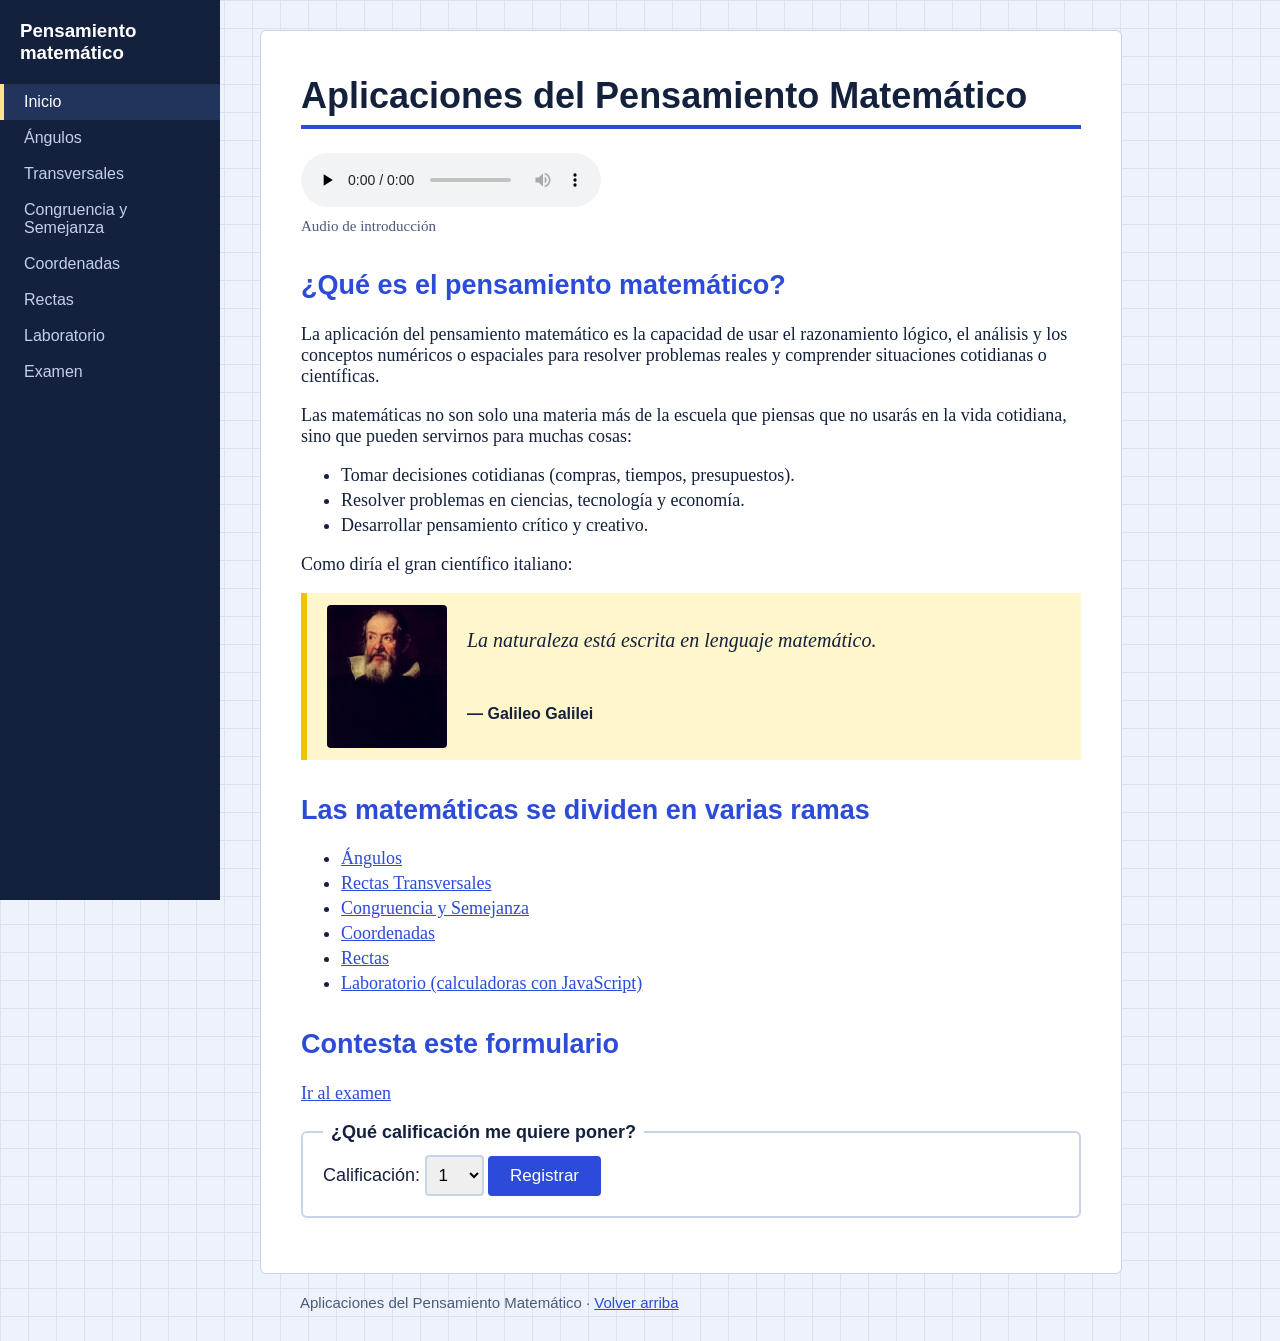
<file: index.html>
<!DOCTYPE html>
<html lang="es">
<head>
    <meta charset="UTF-8">
    <meta name="viewport" content="width=device-width, initial-scale=1.0">
    <meta name="description" content="Aplicaciones del pensamiento matemático: ángulos, rectas, coordenadas, congruencia y más.">
    <title>Inicio | Pensamiento matemático</title>
    <link rel="icon" href="Imagenes/images.ico" type="image/x-icon">
    <link rel="stylesheet" href="estilos.css">
</head>
<body>
    <a class="saltar" href="#contenido">Saltar al contenido</a>

    <header>
        <nav aria-label="Menú principal">
            <p class="marca">Pensamiento matemático</p>
            <ul>
                <li><a href="index.html" aria-current="page">Inicio</a></li>
                <li><a href="angulos.html">Ángulos</a></li>
                <li><a href="transversal.html">Transversales</a></li>
                <li><a href="consem.html">Congruencia y Semejanza</a></li>
                <li><a href="coordenadas.html">Coordenadas</a></li>
                <li><a href="recta.html">Rectas</a></li>
                <li><a href="laboratorio.html">Laboratorio</a></li>
                <li><a href="formulario.html">Examen</a></li>
            </ul>
        </nav>
    </header>

    <main id="contenido" class="contenido">
        <h1>Aplicaciones del Pensamiento Matemático</h1>

        <figure>
            <audio controls loop preload="none" aria-label="Audio de introducción">
                <source src="audio.mp3" type="audio/mpeg">
                <p>Tu navegador no puede reproducir audio.</p>
            </audio>
            <figcaption>Audio de introducción</figcaption>
        </figure>

        <section aria-labelledby="que-es">
            <h2 id="que-es">¿Qué es el pensamiento matemático?</h2>
            <p>La aplicación del pensamiento matemático es la capacidad de usar el razonamiento lógico, el análisis y los conceptos numéricos o espaciales para resolver problemas reales y comprender situaciones cotidianas o científicas.</p>
            <p>Las matemáticas no son solo una materia más de la escuela que piensas que no usarás en la vida cotidiana, sino que pueden servirnos para muchas cosas:</p>
            <ul>
                <li>Tomar decisiones cotidianas (compras, tiempos, presupuestos).</li>
                <li>Resolver problemas en ciencias, tecnología y economía.</li>
                <li>Desarrollar pensamiento crítico y creativo.</li>
            </ul>
        </section>

        <aside aria-label="Cita de Galileo Galilei">
            <p>Como diría el gran científico italiano:</p>
            <figure class="cita">
                <img src="Galileo.webp" alt="Retrato de Galileo Galilei" width="120" height="120" loading="lazy">
                <blockquote>
                    <p>La naturaleza está escrita en lenguaje matemático.</p>
                </blockquote>
                <figcaption>— Galileo Galilei</figcaption>
            </figure>
        </aside>

        <section aria-labelledby="ramas">
            <h2 id="ramas">Las matemáticas se dividen en varias ramas</h2>
            <ul>
                <li><a href="angulos.html">Ángulos</a></li>
                <li><a href="transversal.html">Rectas Transversales</a></li>
                <li><a href="consem.html">Congruencia y Semejanza</a></li>
                <li><a href="coordenadas.html">Coordenadas</a></li>
                <li><a href="recta.html">Rectas</a></li>
                <li><a href="laboratorio.html">Laboratorio (calculadoras con JavaScript)</a></li>
            </ul>
        </section>

        <section aria-labelledby="formulario">
            <h2 id="formulario">Contesta este formulario</h2>
            <p><a href="formulario.html">Ir al examen</a></p>

            <form action="gracias.html" method="get">
                <fieldset>
                    <legend>¿Qué calificación me quiere poner?</legend>
                    <label for="Calificacion">Calificación:</label>
                    <select id="Calificacion" name="Calificacion" required>
                        <option value="1">1</option>
                        <option value="2">2</option>
                        <option value="3">3</option>
                        <option value="4">4</option>
                        <option value="5">5</option>
                        <option value="6">6</option>
                        <option value="7">7</option>
                        <option value="8">8</option>
                        <option value="9">9</option>
                        <option value="10">10</option>
                    </select>
                    <input type="submit" value="Registrar">
                </fieldset>
            </form>
        </section>

    </main>

    <footer>
        <p>Aplicaciones del Pensamiento Matemático · <a href="#contenido">Volver arriba</a></p>
    </footer>
</body>
</html>
</file>
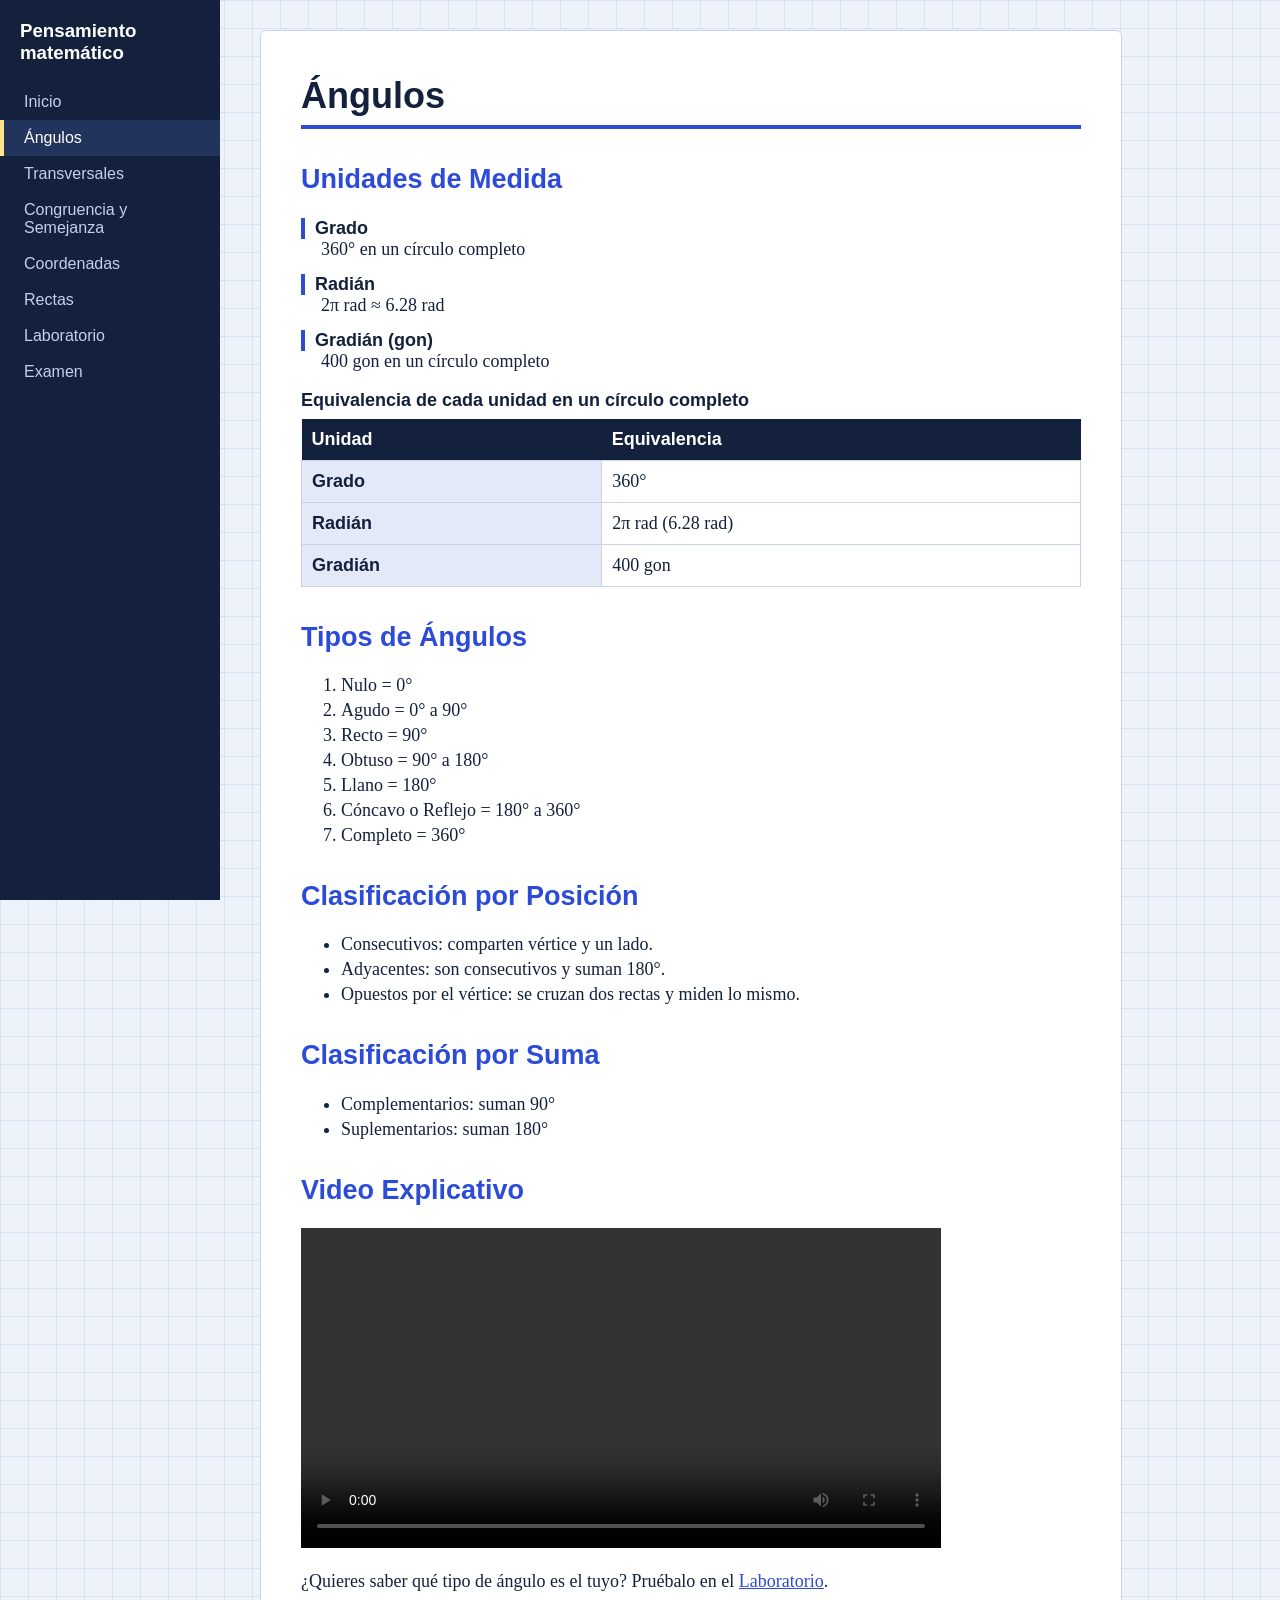
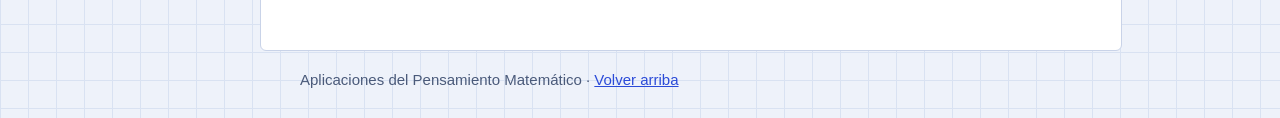
<file: angulos.html>
<!DOCTYPE html>
<html lang="es">
<head>
    <meta charset="UTF-8">
    <meta name="viewport" content="width=device-width, initial-scale=1.0">
    <meta name="description" content="Unidades de medida, tipos y clasificación de los ángulos.">
    <title>Ángulos | Pensamiento matemático</title>
    <link rel="icon" href="Imagenes/images.ico" type="image/x-icon">
    <link rel="stylesheet" href="estilos.css">
</head>
<body>
    <a class="saltar" href="#contenido">Saltar al contenido</a>

    <header>
        <nav aria-label="Menú principal">
            <p class="marca">Pensamiento matemático</p>
            <ul>
                <li><a href="index.html">Inicio</a></li>
                <li><a href="angulos.html" aria-current="page">Ángulos</a></li>
                <li><a href="transversal.html">Transversales</a></li>
                <li><a href="consem.html">Congruencia y Semejanza</a></li>
                <li><a href="coordenadas.html">Coordenadas</a></li>
                <li><a href="recta.html">Rectas</a></li>
                <li><a href="laboratorio.html">Laboratorio</a></li>
                <li><a href="formulario.html">Examen</a></li>
            </ul>
        </nav>
    </header>

    <main id="contenido" class="contenido">
        <h1>Ángulos</h1>

        <section aria-labelledby="unidades">
            <h2 id="unidades">Unidades de Medida</h2>
            <dl>
                <dt>Grado</dt>
                <dd>360° en un círculo completo</dd>
                <dt>Radián</dt>
                <dd>2π rad ≈ 6.28 rad</dd>
                <dt>Gradián (gon)</dt>
                <dd>400 gon en un círculo completo</dd>
            </dl>

            <table>
                <caption>Equivalencia de cada unidad en un círculo completo</caption>
                <thead>
                    <tr><th scope="col">Unidad</th><th scope="col">Equivalencia</th></tr>
                </thead>
                <tbody>
                    <tr><th scope="row">Grado</th><td>360°</td></tr>
                    <tr><th scope="row">Radián</th><td>2π rad (6.28 rad)</td></tr>
                    <tr><th scope="row">Gradián</th><td>400 gon</td></tr>
                </tbody>
            </table>
        </section>

        <section aria-labelledby="tipos">
            <h2 id="tipos">Tipos de Ángulos</h2>
            <ol>
                <li>Nulo = 0°</li>
                <li>Agudo = 0° a 90°</li>
                <li>Recto = 90°</li>
                <li>Obtuso = 90° a 180°</li>
                <li>Llano = 180°</li>
                <li>Cóncavo o Reflejo = 180° a 360°</li>
                <li>Completo = 360°</li>
            </ol>
        </section>

        <section aria-labelledby="posicion">
            <h2 id="posicion">Clasificación por Posición</h2>
            <ul>
                <li>Consecutivos: comparten vértice y un lado.</li>
                <li>Adyacentes: son consecutivos y suman 180°.</li>
                <li>Opuestos por el vértice: se cruzan dos rectas y miden lo mismo.</li>
            </ul>
        </section>

        <section aria-labelledby="suma">
            <h2 id="suma">Clasificación por Suma</h2>
            <ul>
                <li>Complementarios: suman 90°</li>
                <li>Suplementarios: suman 180°</li>
            </ul>
        </section>

        <section aria-labelledby="video">
            <h2 id="video">Video Explicativo</h2>
            <video width="640" height="360" controls loop preload="metadata" aria-label="Video explicativo sobre ángulos">
                <source src="videoplayback%20(2).mp4" type="video/mp4">
                <p>Tu navegador no puede reproducir video.</p>
            </video>
        </section>

        <aside>
            <p>¿Quieres saber qué tipo de ángulo es el tuyo? Pruébalo en el <a href="laboratorio.html">Laboratorio</a>.</p>
        </aside>
    </main>

    <footer>
        <p>Aplicaciones del Pensamiento Matemático · <a href="#contenido">Volver arriba</a></p>
    </footer>
</body>
</html>
</file>
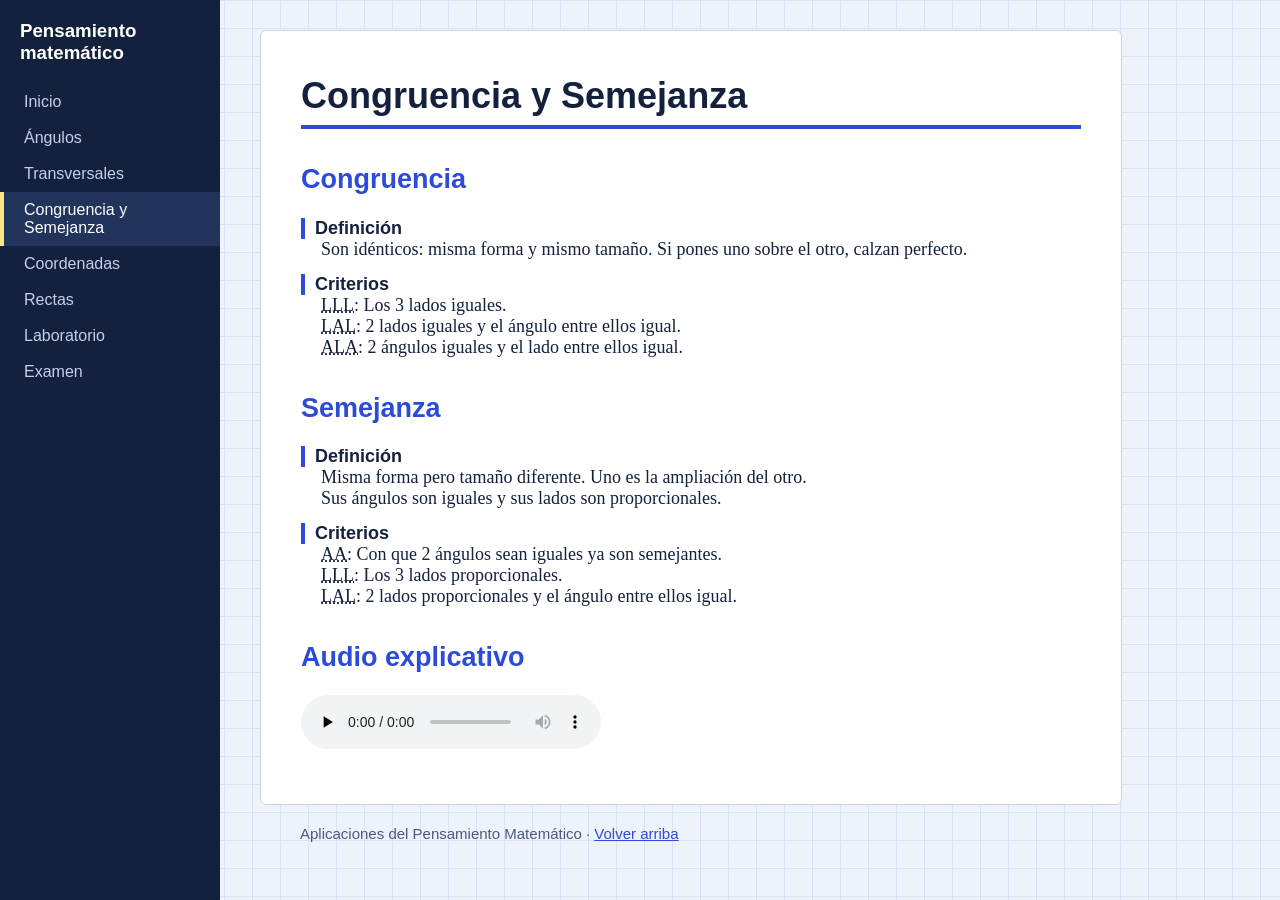
<file: consem.html>
<!DOCTYPE html>
<html lang="es">
<head>
    <meta charset="UTF-8">
    <meta name="viewport" content="width=device-width, initial-scale=1.0">
    <meta name="description" content="Definición y criterios de congruencia y semejanza de figuras.">
    <title>Congruencia y Semejanza | Pensamiento matemático</title>
    <link rel="icon" href="Imagenes/images.ico" type="image/x-icon">
    <link rel="stylesheet" href="estilos.css">
</head>
<body>
    <a class="saltar" href="#contenido">Saltar al contenido</a>

    <header>
        <nav aria-label="Menú principal">
            <p class="marca">Pensamiento matemático</p>
            <ul>
                <li><a href="index.html">Inicio</a></li>
                <li><a href="angulos.html">Ángulos</a></li>
                <li><a href="transversal.html">Transversales</a></li>
                <li><a href="consem.html" aria-current="page">Congruencia y Semejanza</a></li>
                <li><a href="coordenadas.html">Coordenadas</a></li>
                <li><a href="recta.html">Rectas</a></li>
                <li><a href="laboratorio.html">Laboratorio</a></li>
                <li><a href="formulario.html">Examen</a></li>
            </ul>
        </nav>
    </header>

    <main id="contenido" class="contenido">
        <h1>Congruencia y Semejanza</h1>

        <section aria-labelledby="congruencia">
            <h2 id="congruencia">Congruencia</h2>
            <dl>
                <dt>Definición</dt>
                <dd>Son idénticos: misma forma y mismo tamaño. Si pones uno sobre el otro, calzan perfecto.</dd>

                <dt>Criterios</dt>
                <dd><abbr title="Lado, Lado, Lado">LLL</abbr>: Los 3 lados iguales.</dd>
                <dd><abbr title="Lado, Ángulo, Lado">LAL</abbr>: 2 lados iguales y el ángulo entre ellos igual.</dd>
                <dd><abbr title="Ángulo, Lado, Ángulo">ALA</abbr>: 2 ángulos iguales y el lado entre ellos igual.</dd>
            </dl>
        </section>

        <section aria-labelledby="semejanza">
            <h2 id="semejanza">Semejanza</h2>
            <dl>
                <dt>Definición</dt>
                <dd>Misma forma pero tamaño diferente. Uno es la ampliación del otro.</dd>
                <dd>Sus ángulos son iguales y sus lados son proporcionales.</dd>

                <dt>Criterios</dt>
                <dd><abbr title="Ángulo, Ángulo">AA</abbr>: Con que 2 ángulos sean iguales ya son semejantes.</dd>
                <dd><abbr title="Lado, Lado, Lado">LLL</abbr>: Los 3 lados proporcionales.</dd>
                <dd><abbr title="Lado, Ángulo, Lado">LAL</abbr>: 2 lados proporcionales y el ángulo entre ellos igual.</dd>
            </dl>
        </section>

        <section aria-labelledby="audio">
            <h2 id="audio">Audio explicativo</h2>
            <audio controls loop preload="none" aria-label="Audio explicativo sobre congruencia y semejanza">
                <source src="congru.mp3" type="audio/mpeg">
                <p>Tu navegador no puede reproducir audio.</p>
            </audio>
        </section>

    </main>

    <footer>
        <p>Aplicaciones del Pensamiento Matemático · <a href="#contenido">Volver arriba</a></p>
    </footer>
</body>
</html>
</file>
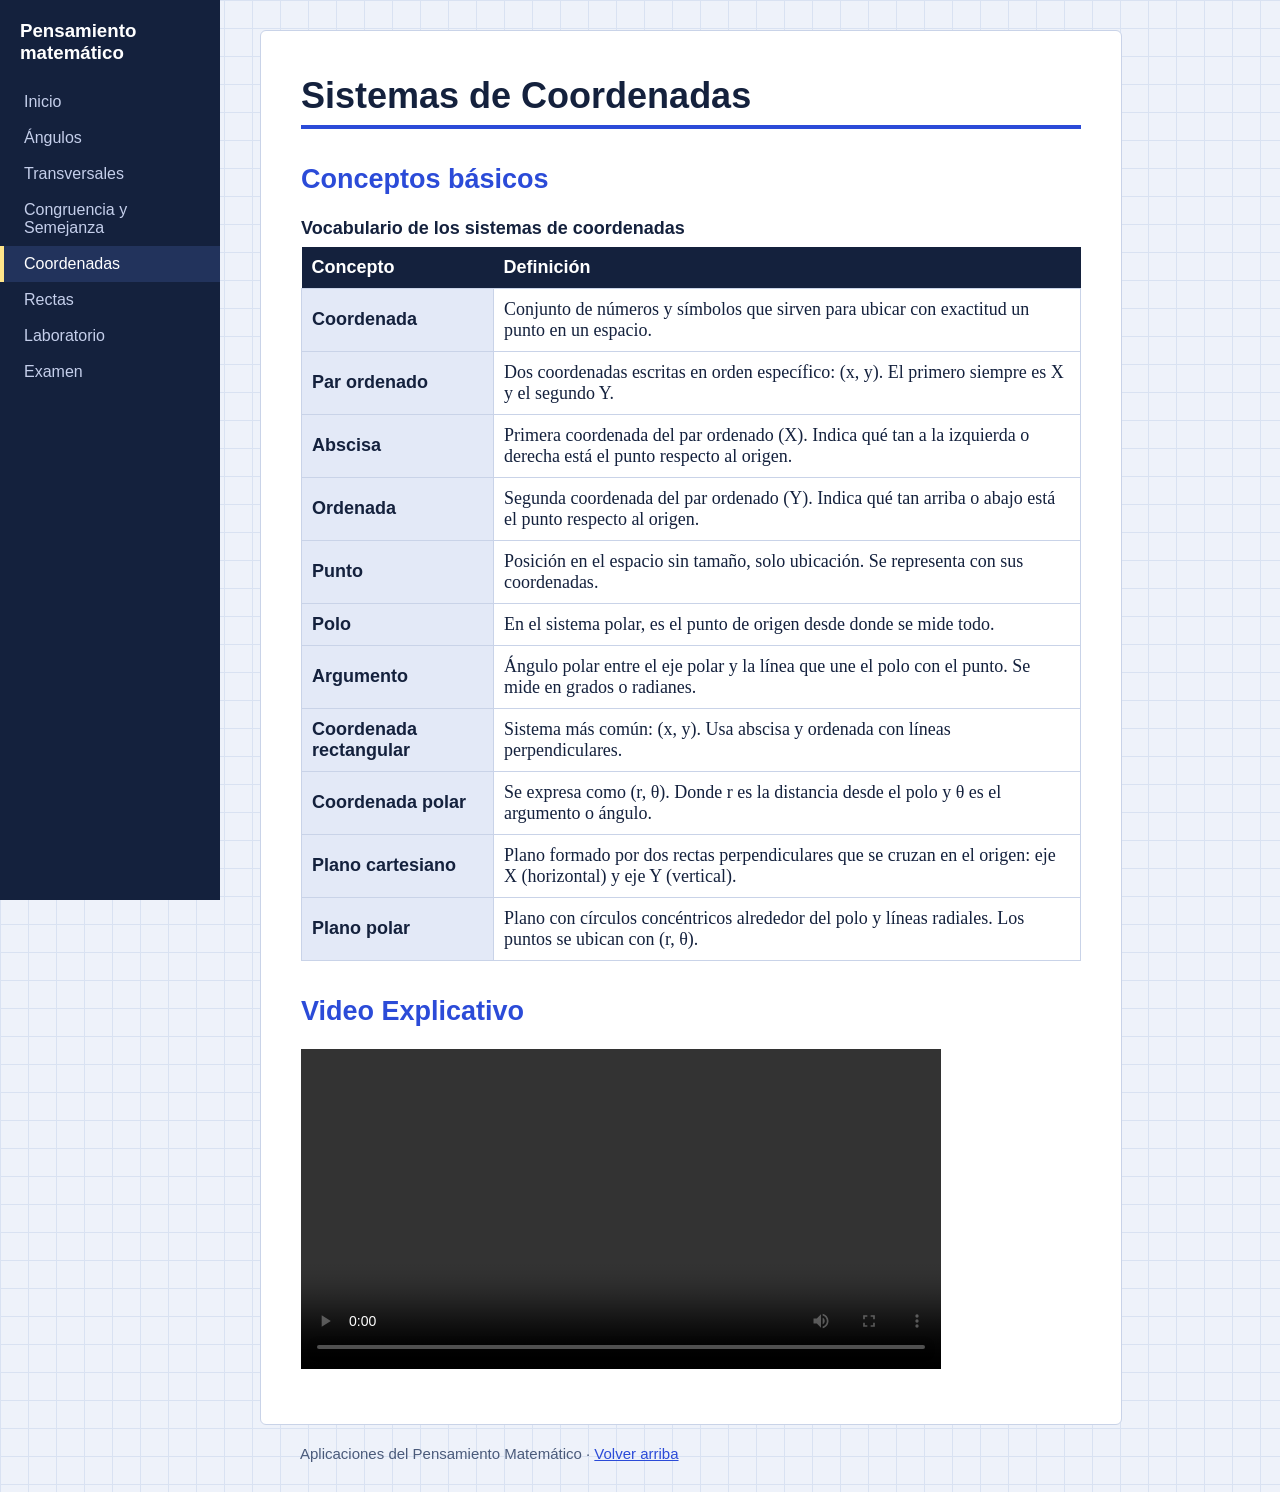
<file: coordenadas.html>
<!DOCTYPE html>
<html lang="es">
<head>
    <meta charset="UTF-8">
    <meta name="viewport" content="width=device-width, initial-scale=1.0">
    <meta name="description" content="Conceptos de los sistemas de coordenadas rectangulares y polares.">
    <title>Coordenadas | Pensamiento matemático</title>
    <link rel="icon" href="Imagenes/images.ico" type="image/x-icon">
    <link rel="stylesheet" href="estilos.css">
</head>
<body>
    <a class="saltar" href="#contenido">Saltar al contenido</a>

    <header>
        <nav aria-label="Menú principal">
            <p class="marca">Pensamiento matemático</p>
            <ul>
                <li><a href="index.html">Inicio</a></li>
                <li><a href="angulos.html">Ángulos</a></li>
                <li><a href="transversal.html">Transversales</a></li>
                <li><a href="consem.html">Congruencia y Semejanza</a></li>
                <li><a href="coordenadas.html" aria-current="page">Coordenadas</a></li>
                <li><a href="recta.html">Rectas</a></li>
                <li><a href="laboratorio.html">Laboratorio</a></li>
                <li><a href="formulario.html">Examen</a></li>
            </ul>
        </nav>
    </header>

    <main id="contenido" class="contenido">
        <h1>Sistemas de Coordenadas</h1>

        <section aria-labelledby="conceptos">
            <h2 id="conceptos">Conceptos básicos</h2>
            <table>
                <caption>Vocabulario de los sistemas de coordenadas</caption>
                <thead>
                    <tr><th scope="col">Concepto</th><th scope="col">Definición</th></tr>
                </thead>
                <tbody>
                    <tr><th scope="row">Coordenada</th><td>Conjunto de números y símbolos que sirven para ubicar con exactitud un punto en un espacio.</td></tr>
                    <tr><th scope="row">Par ordenado</th><td>Dos coordenadas escritas en orden específico: (x, y). El primero siempre es X y el segundo Y.</td></tr>
                    <tr><th scope="row">Abscisa</th><td>Primera coordenada del par ordenado (X). Indica qué tan a la izquierda o derecha está el punto respecto al origen.</td></tr>
                    <tr><th scope="row">Ordenada</th><td>Segunda coordenada del par ordenado (Y). Indica qué tan arriba o abajo está el punto respecto al origen.</td></tr>
                    <tr><th scope="row">Punto</th><td>Posición en el espacio sin tamaño, solo ubicación. Se representa con sus coordenadas.</td></tr>
                    <tr><th scope="row">Polo</th><td>En el sistema polar, es el punto de origen desde donde se mide todo.</td></tr>
                    <tr><th scope="row">Argumento</th><td>Ángulo polar entre el eje polar y la línea que une el polo con el punto. Se mide en grados o radianes.</td></tr>
                    <tr><th scope="row">Coordenada rectangular</th><td>Sistema más común: (x, y). Usa abscisa y ordenada con líneas perpendiculares.</td></tr>
                    <tr><th scope="row">Coordenada polar</th><td>Se expresa como (r, θ). Donde r es la distancia desde el polo y θ es el argumento o ángulo.</td></tr>
                    <tr><th scope="row">Plano cartesiano</th><td>Plano formado por dos rectas perpendiculares que se cruzan en el origen: eje X (horizontal) y eje Y (vertical).</td></tr>
                    <tr><th scope="row">Plano polar</th><td>Plano con círculos concéntricos alrededor del polo y líneas radiales. Los puntos se ubican con (r, θ).</td></tr>
                </tbody>
            </table>
        </section>

        <section aria-labelledby="video">
            <h2 id="video">Video Explicativo</h2>
            <video width="640" height="360" controls loop preload="metadata" aria-label="Video explicativo sobre coordenadas">
                <source src="planito.mp4" type="video/mp4">
                <p>Tu navegador no puede reproducir video.</p>
            </video>
        </section>

    </main>

    <footer>
        <p>Aplicaciones del Pensamiento Matemático · <a href="#contenido">Volver arriba</a></p>
    </footer>
</body>
</html>
</file>
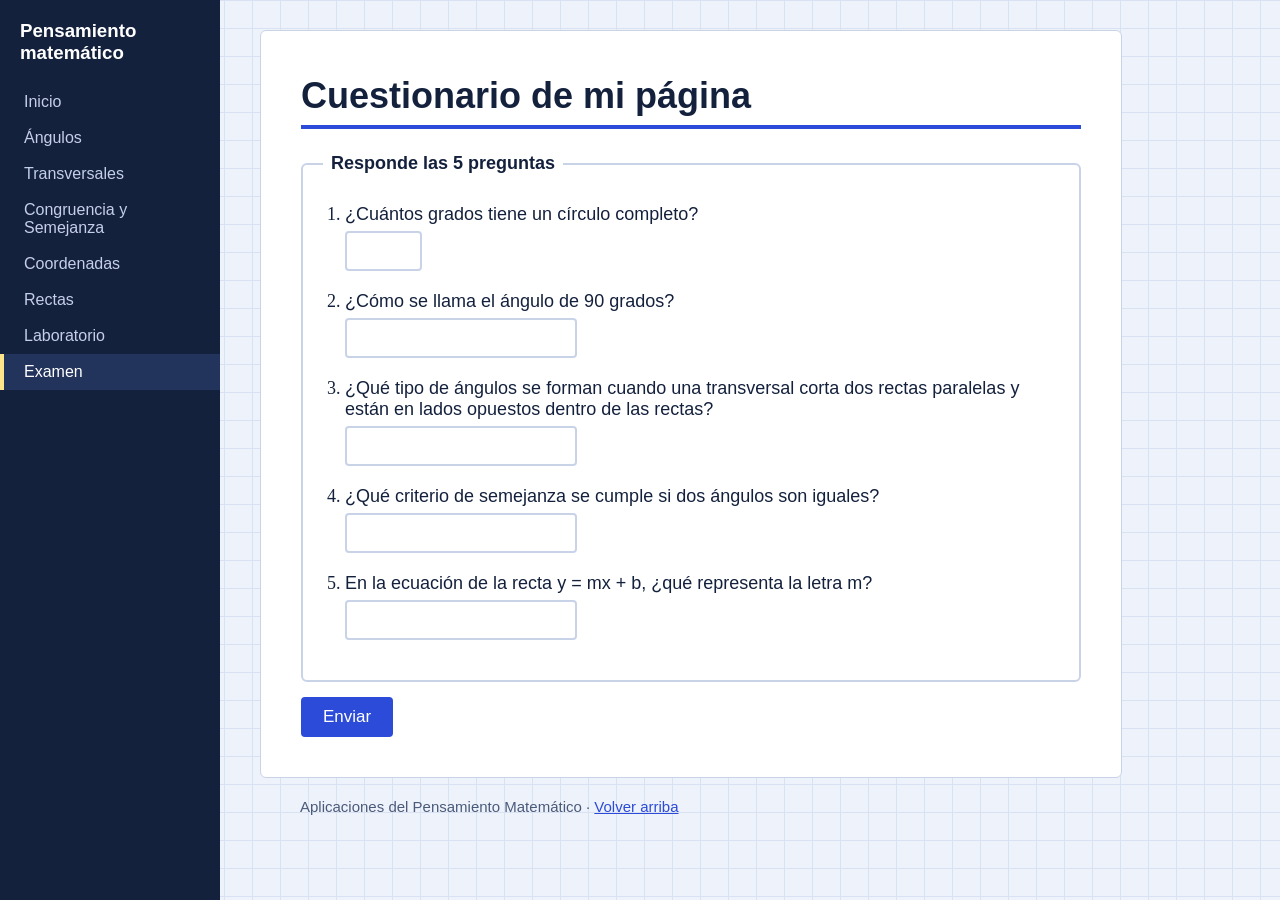
<file: formulario.html>
<!DOCTYPE html>
<html lang="es">
<head>
    <meta charset="UTF-8">
    <meta name="viewport" content="width=device-width, initial-scale=1.0">
    <meta name="description" content="Cuestionario de cinco preguntas sobre ángulos, semejanza y rectas.">
    <title>Examen | Pensamiento matemático</title>
    <link rel="icon" href="Imagenes/images.ico" type="image/x-icon">
    <link rel="stylesheet" href="estilos.css">
</head>
<body>
    <a class="saltar" href="#contenido">Saltar al contenido</a>

    <header>
        <nav aria-label="Menú principal">
            <p class="marca">Pensamiento matemático</p>
            <ul>
                <li><a href="index.html">Inicio</a></li>
                <li><a href="angulos.html">Ángulos</a></li>
                <li><a href="transversal.html">Transversales</a></li>
                <li><a href="consem.html">Congruencia y Semejanza</a></li>
                <li><a href="coordenadas.html">Coordenadas</a></li>
                <li><a href="recta.html">Rectas</a></li>
                <li><a href="laboratorio.html">Laboratorio</a></li>
                <li><a href="formulario.html" aria-current="page">Examen</a></li>
            </ul>
        </nav>
    </header>

    <main id="contenido" class="contenido">
        <h1>Cuestionario de mi página</h1>

        <form action="resultado.html" method="get">
            <fieldset>
                <legend>Responde las 5 preguntas</legend>
                <ol class="preguntas">
                    <li>
                        <label for="q1">¿Cuántos grados tiene un círculo completo?</label>
                        <input type="number" id="q1" name="q1" min="0" max="360" required>
                    </li>
                    <li>
                        <label for="q2">¿Cómo se llama el ángulo de 90 grados?</label>
                        <input type="text" id="q2" name="q2" required>
                    </li>
                    <li>
                        <label for="q3">¿Qué tipo de ángulos se forman cuando una transversal corta dos rectas paralelas y están en lados opuestos dentro de las rectas?</label>
                        <input type="text" id="q3" name="q3" required>
                    </li>
                    <li>
                        <label for="q4">¿Qué criterio de semejanza se cumple si dos ángulos son iguales?</label>
                        <input type="text" id="q4" name="q4" required>
                    </li>
                    <li>
                        <label for="q5">En la ecuación de la recta y = mx + b, ¿qué representa la letra m?</label>
                        <input type="text" id="q5" name="q5" required>
                    </li>
                </ol>
            </fieldset>
            <button type="submit">Enviar</button>
        </form>
    </main>

    <footer>
        <p>Aplicaciones del Pensamiento Matemático · <a href="#contenido">Volver arriba</a></p>
    </footer>
</body>
</html>
</file>
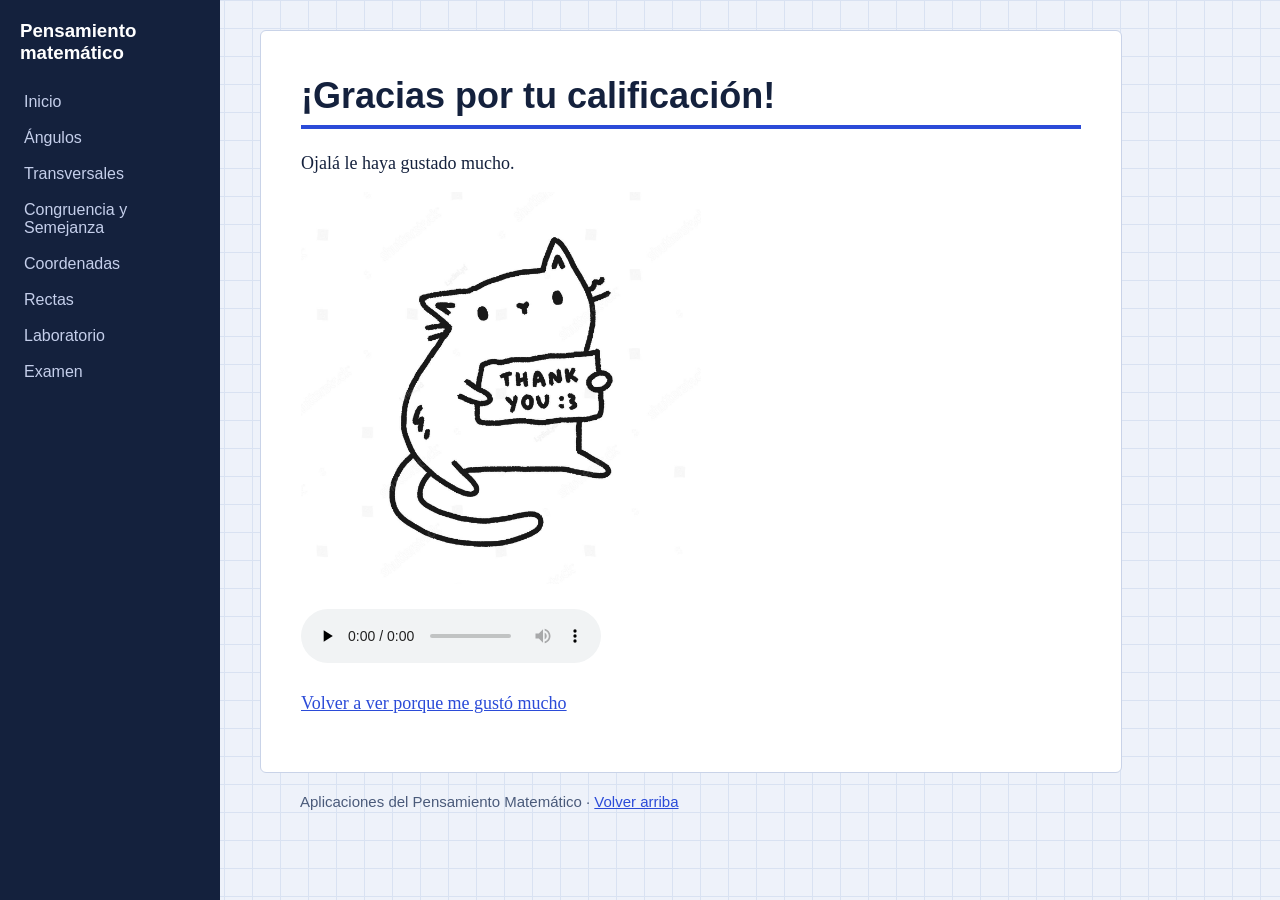
<file: gracias.html>
<!DOCTYPE html>
<html lang="es">
<head>
    <meta charset="UTF-8">
    <meta name="viewport" content="width=device-width, initial-scale=1.0">
    <meta name="description" content="Agradecimiento por la calificación.">
    <title>Gracias | Pensamiento matemático</title>
    <link rel="icon" href="Imagenes/images.ico" type="image/x-icon">
    <link rel="stylesheet" href="estilos.css">
</head>
<body>
    <a class="saltar" href="#contenido">Saltar al contenido</a>

    <header>
        <nav aria-label="Menú principal">
            <p class="marca">Pensamiento matemático</p>
            <ul>
                <li><a href="index.html">Inicio</a></li>
                <li><a href="angulos.html">Ángulos</a></li>
                <li><a href="transversal.html">Transversales</a></li>
                <li><a href="consem.html">Congruencia y Semejanza</a></li>
                <li><a href="coordenadas.html">Coordenadas</a></li>
                <li><a href="recta.html">Rectas</a></li>
                <li><a href="laboratorio.html">Laboratorio</a></li>
                <li><a href="formulario.html">Examen</a></li>
            </ul>
        </nav>
    </header>

    <main id="contenido" class="contenido">
        <h1>¡Gracias por tu calificación!</h1>
        <p>Ojalá le haya gustado mucho.</p>

        <img src="grx.jpg" alt="Imagen de agradecimiento" width="400" height="400" loading="lazy">

        <figure>
            <audio controls autoplay loop preload="none" aria-label="Música de agradecimiento">
                <source src="FNAF%20-%206%20AM.mp3" type="audio/mpeg">
                <p>Tu navegador no puede reproducir audio.</p>
            </audio>
        </figure>

        <p class="enlaces"><a href="index.html">Volver a ver porque me gustó mucho</a></p>
    </main>

    <footer>
        <p>Aplicaciones del Pensamiento Matemático · <a href="#contenido">Volver arriba</a></p>
    </footer>
</body>
</html>
</file>
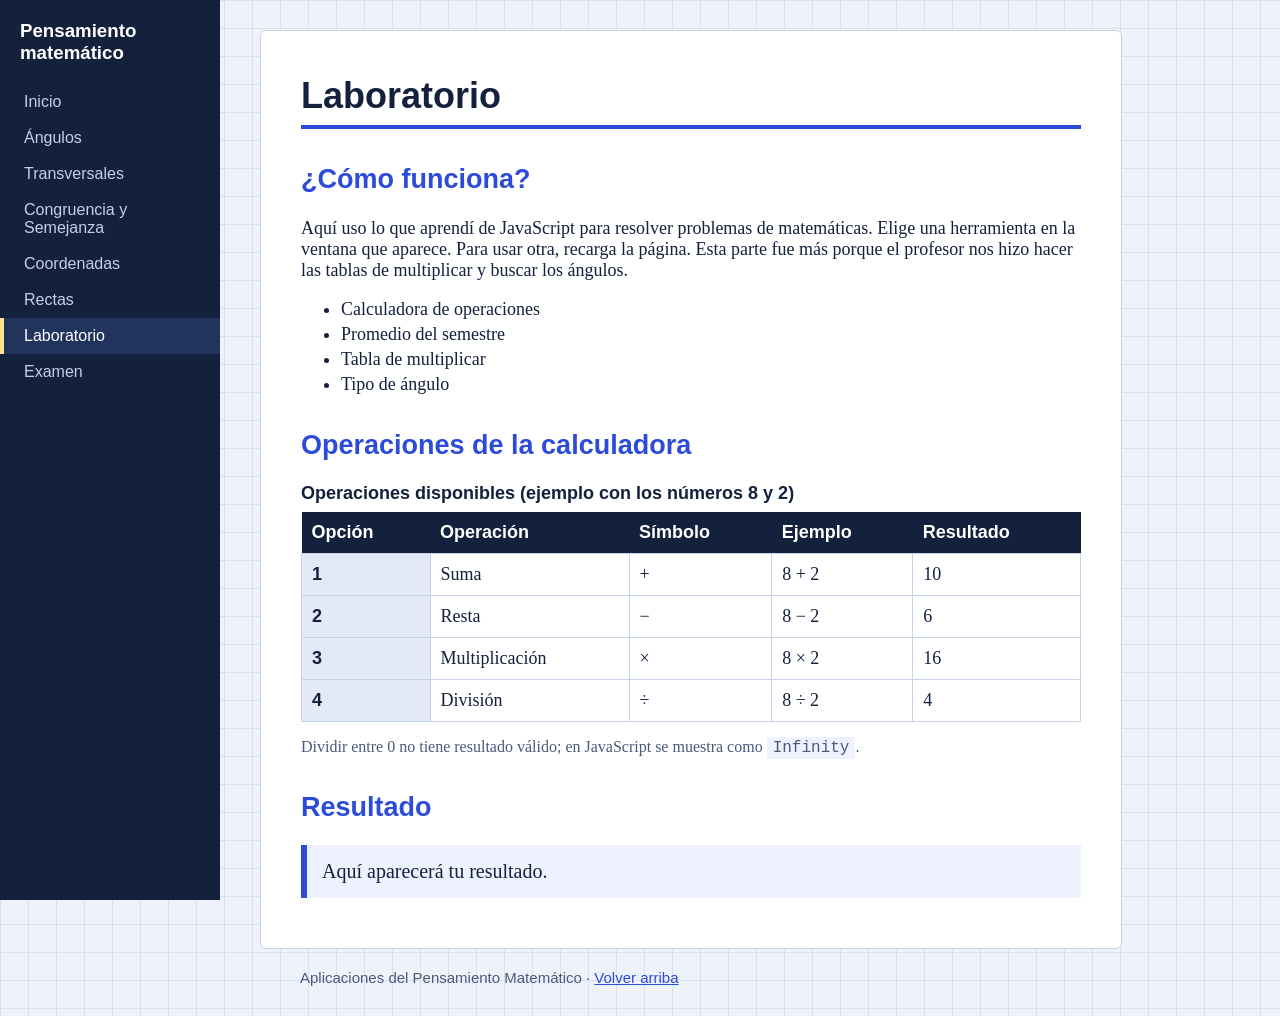
<file: laboratorio.html>
<!DOCTYPE html>
<html lang="es">
<head>
    <meta charset="UTF-8">
    <meta name="viewport" content="width=device-width, initial-scale=1.0">
    <meta name="description" content="Calculadoras hechas con JavaScript: operaciones, promedio, tabla de multiplicar y tipo de ángulo.">
    <title>Laboratorio | Pensamiento matemático</title>
    <link rel="icon" href="Imagenes/images.ico" type="image/x-icon">
    <link rel="stylesheet" href="estilos.css">
</head>
<body>
    <a class="saltar" href="#contenido">Saltar al contenido</a>

    <header>
        <nav aria-label="Menú principal">
            <p class="marca">Pensamiento matemático</p>
            <ul>
                <li><a href="index.html">Inicio</a></li>
                <li><a href="angulos.html">Ángulos</a></li>
                <li><a href="transversal.html">Transversales</a></li>
                <li><a href="consem.html">Congruencia y Semejanza</a></li>
                <li><a href="coordenadas.html">Coordenadas</a></li>
                <li><a href="recta.html">Rectas</a></li>
                <li><a href="laboratorio.html" aria-current="page">Laboratorio</a></li>
                <li><a href="formulario.html">Examen</a></li>
            </ul>
        </nav>
    </header>

    <main id="contenido" class="contenido">
        <h1>Laboratorio</h1>

        <section aria-labelledby="intro">
            <h2 id="intro">¿Cómo funciona?</h2>
            <p>Aquí uso lo que aprendí de JavaScript para resolver problemas de matemáticas. Elige una herramienta en la ventana que aparece. Para usar otra, recarga la página. Esta parte fue más porque el profesor nos hizo hacer las tablas de multiplicar y buscar los ángulos.</p>
            <ul>
                <li>Calculadora de operaciones</li>
                <li>Promedio del semestre</li>
                <li>Tabla de multiplicar</li>
                <li>Tipo de ángulo</li>
            </ul>
        </section>

        <section aria-labelledby="operaciones">
            <h2 id="operaciones">Operaciones de la calculadora</h2>
            <table>
                <caption>Operaciones disponibles (ejemplo con los números 8 y 2)</caption>
                <thead>
                    <tr>
                        <th scope="col">Opción</th>
                        <th scope="col">Operación</th>
                        <th scope="col">Símbolo</th>
                        <th scope="col">Ejemplo</th>
                        <th scope="col">Resultado</th>
                    </tr>
                </thead>
                <tbody>
                    <tr><th scope="row">1</th><td>Suma</td><td>+</td><td>8 + 2</td><td>10</td></tr>
                    <tr><th scope="row">2</th><td>Resta</td><td>−</td><td>8 − 2</td><td>6</td></tr>
                    <tr><th scope="row">3</th><td>Multiplicación</td><td>×</td><td>8 × 2</td><td>16</td></tr>
                    <tr><th scope="row">4</th><td>División</td><td>÷</td><td>8 ÷ 2</td><td>4</td></tr>
                </tbody>
            </table>
            <p class="nota">Dividir entre 0 no tiene resultado válido; en JavaScript se muestra como <code>Infinity</code>.</p>
        </section>

        <section aria-labelledby="resultado-lab">
            <h2 id="resultado-lab">Resultado</h2>
            <output id="resultado">Aquí aparecerá tu resultado.</output>
        </section>

    </main>

    <footer>
        <p>Aplicaciones del Pensamiento Matemático · <a href="#contenido">Volver arriba</a></p>
    </footer>
    <script>
        function calculadora(){
            let N1=Number(prompt("Ingresa el primer numero"));
            let N2=Number(prompt("Ingresa el segundo numero"));
            let opcion=Number(prompt("Selecciona la operacion:\n 1-Suma\n 2-Resta\n 3-Multiplicacion\n 4-Division"));
            let texto="";

            switch(opcion){
                case 1:
                    texto="La suma da: "+(N1+N2);
                break;
                case 2:
                    texto="La resta da: "+(N1-N2);
                break;
                case 3:
                    texto="La multiplicacion da: "+(N1*N2);
                break;
                case 4:
                    texto="La division da: "+(N1/N2);
                break;
                default:
                    texto="Esa opcion no existe";
            }
            return texto;
        }

        function promedio(){
            let calif1=Number(prompt("Ingresa tu primer calificacion"));
            let calif2=Number(prompt("Ingresa tu segunda calificacion"));
            let calif3=Number(prompt("Ingresa tu tercer calificacion"));
            let prom=(calif1+calif2+calif3)/3;

            if(prom>=6){
                return "Aprobaste el semestre, promedio de: "+prom;
            }else{
                return "Reprobaste el semestre, promedio de: "+prom;
            }
        }

        function tabla(){
            let numero=Number(prompt("¿De que numero quieres la tabla?"));
            let texto="";
            for(let i=1;i<=10;i++){
                texto=texto+numero+" x "+i+" = "+(numero*i)+"<br>";
            }
            return texto;
        }

        function tipoAngulo(){
            let grados=Number(prompt("Escribe los grados del angulo"));

            if(grados==0){
                return "Es un angulo Nulo";
            }else if(grados<90){
                return "Es un angulo Agudo";
            }else if(grados==90){
                return "Es un angulo Recto";
            }else if(grados<180){
                return "Es un angulo Obtuso";
            }else if(grados==180){
                return "Es un angulo Llano";
            }else if(grados<360){
                return "Es un angulo Concavo o Reflejo";
            }else if(grados==360){
                return "Es un angulo Completo";
            }else{
                return "Ese angulo pasa de una vuelta completa";
            }
        }

        let continua=confirm("¿Quieres usar el laboratorio?");
        if(continua){
            let herramienta=Number(prompt("Elige una herramienta:\n 1-Calculadora\n 2-Promedio\n 3-Tabla de multiplicar\n 4-Tipo de angulo"));
            let respuesta="";

            switch(herramienta){
                case 1:
                    respuesta=calculadora();
                break;
                case 2:
                    respuesta=promedio();
                break;
                case 3:
                    respuesta=tabla();
                break;
                case 4:
                    respuesta=tipoAngulo();
                break;
                default:
                    respuesta="Esa herramienta no existe";
            }
            document.getElementById("resultado").innerHTML=respuesta;
        }else{
            alert("Vuelve cuando quieras");
        }
    </script>
</body>
</html>
</file>
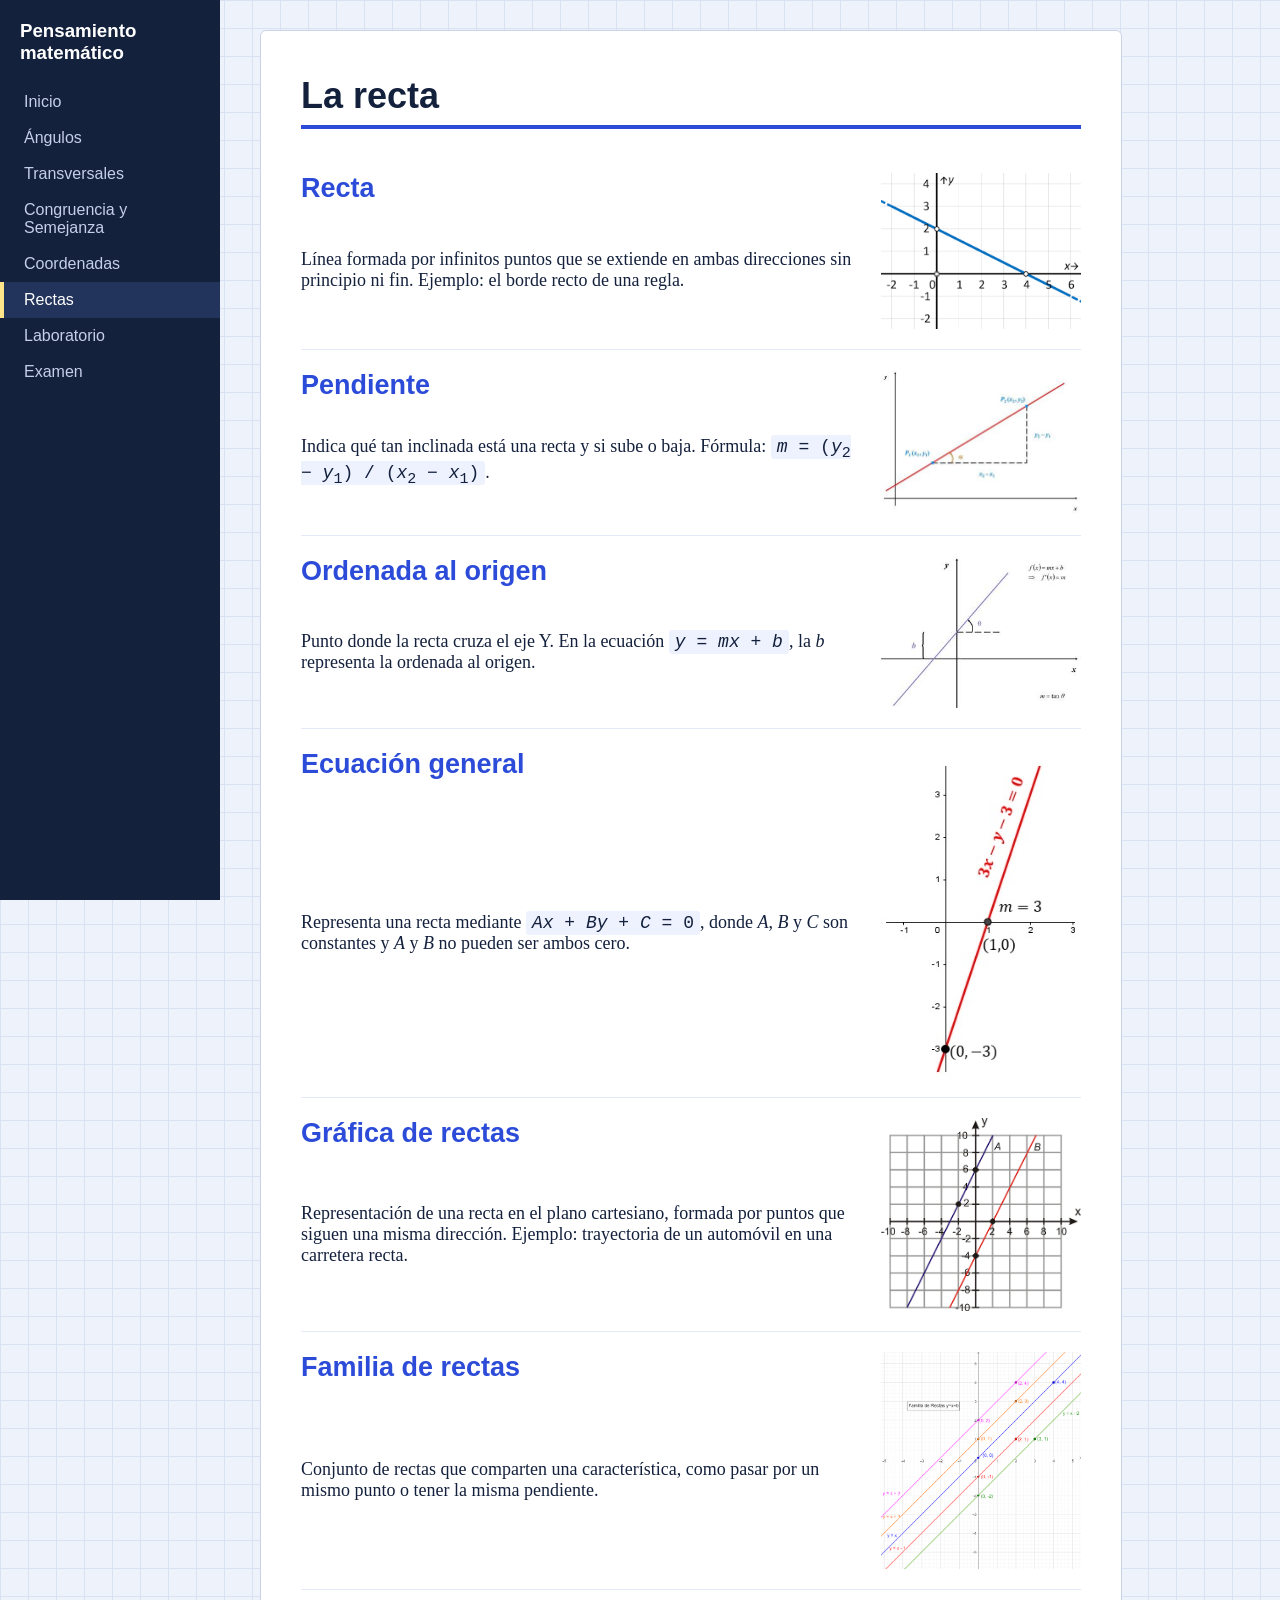
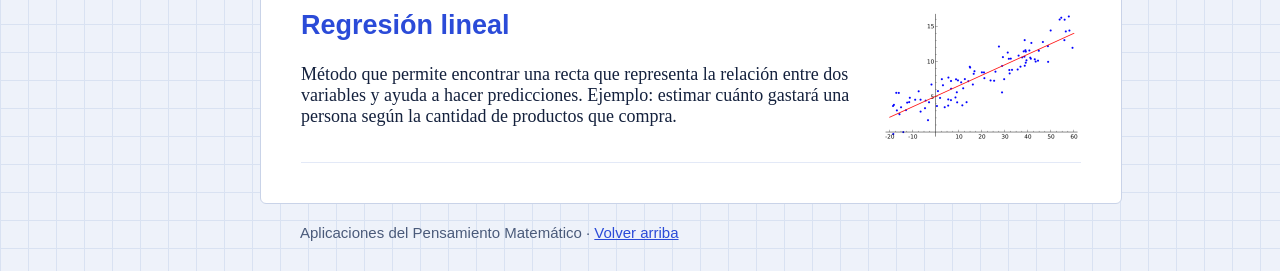
<file: recta.html>
<!DOCTYPE html>
<html lang="es">
<head>
    <meta charset="UTF-8">
    <meta name="viewport" content="width=device-width, initial-scale=1.0">
    <meta name="description" content="Pendiente, ordenada al origen, ecuación general, familias de rectas y regresión lineal.">
    <title>Rectas | Pensamiento matemático</title>
    <link rel="icon" href="Imagenes/images.ico" type="image/x-icon">
    <link rel="stylesheet" href="estilos.css">
</head>
<body>
    <a class="saltar" href="#contenido">Saltar al contenido</a>

    <header>
        <nav aria-label="Menú principal">
            <p class="marca">Pensamiento matemático</p>
            <ul>
                <li><a href="index.html">Inicio</a></li>
                <li><a href="angulos.html">Ángulos</a></li>
                <li><a href="transversal.html">Transversales</a></li>
                <li><a href="consem.html">Congruencia y Semejanza</a></li>
                <li><a href="coordenadas.html">Coordenadas</a></li>
                <li><a href="recta.html" aria-current="page">Rectas</a></li>
                <li><a href="laboratorio.html">Laboratorio</a></li>
                <li><a href="formulario.html">Examen</a></li>
            </ul>
        </nav>
    </header>

    <main id="contenido" class="contenido">
        <h1>La recta</h1>

        <article class="concepto" aria-labelledby="recta">
            <h2 id="recta">Recta</h2>
            <p>Línea formada por infinitos puntos que se extiende en ambas direcciones sin principio ni fin. Ejemplo: el borde recto de una regla.</p>
            <img src="rectaaaa.png" alt="Recta" width="200" height="200" loading="lazy">
        </article>

        <article class="concepto" aria-labelledby="pendiente">
            <h2 id="pendiente">Pendiente</h2>
            <p>Indica qué tan inclinada está una recta y si sube o baja. Fórmula: <code><var>m</var> = (<var>y</var><sub>2</sub> − <var>y</var><sub>1</sub>) / (<var>x</var><sub>2</sub> − <var>x</var><sub>1</sub>)</code>.</p>
            <img src="pendiente.jpg" alt="Pendiente" width="200" height="200" loading="lazy">
        </article>

        <article class="concepto" aria-labelledby="ordenada">
            <h2 id="ordenada">Ordenada al origen</h2>
            <p>Punto donde la recta cruza el eje Y. En la ecuación <code><var>y</var> = <var>m</var><var>x</var> + <var>b</var></code>, la <var>b</var> representa la ordenada al origen.</p>
            <img src="ordenada.jpg" alt="Ordenada al origen" width="200" height="200" loading="lazy">
        </article>

        <article class="concepto" aria-labelledby="general">
            <h2 id="general">Ecuación general</h2>
            <p>Representa una recta mediante <code><var>A</var><var>x</var> + <var>B</var><var>y</var> + <var>C</var> = 0</code>, donde <var>A</var>, <var>B</var> y <var>C</var> son constantes y <var>A</var> y <var>B</var> no pueden ser ambos cero.</p>
            <img src="ecuacion.jpg" alt="Ecuación general" width="200" height="200" loading="lazy">
        </article>

        <article class="concepto" aria-labelledby="grafica">
            <h2 id="grafica">Gráfica de rectas</h2>
            <p>Representación de una recta en el plano cartesiano, formada por puntos que siguen una misma dirección. Ejemplo: trayectoria de un automóvil en una carretera recta.</p>
            <img src="graficarecta.png" alt="Gráfica de una recta" width="200" height="200" loading="lazy">
        </article>

        <article class="concepto" aria-labelledby="familia">
            <h2 id="familia">Familia de rectas</h2>
            <p>Conjunto de rectas que comparten una característica, como pasar por un mismo punto o tener la misma pendiente.</p>
            <img src="familia.png" alt="Familia de rectas" width="200" height="200" loading="lazy">
        </article>

        <article class="concepto" aria-labelledby="regresion">
            <h2 id="regresion">Regresión lineal</h2>
            <p>Método que permite encontrar una recta que representa la relación entre dos variables y ayuda a hacer predicciones. Ejemplo: estimar cuánto gastará una persona según la cantidad de productos que compra.</p>
            <img src="regresion.png" alt="Regresión lineal" width="200" height="200" loading="lazy">
        </article>
    </main>

    <footer>
        <p>Aplicaciones del Pensamiento Matemático · <a href="#contenido">Volver arriba</a></p>
    </footer>
</body>
</html>
</file>
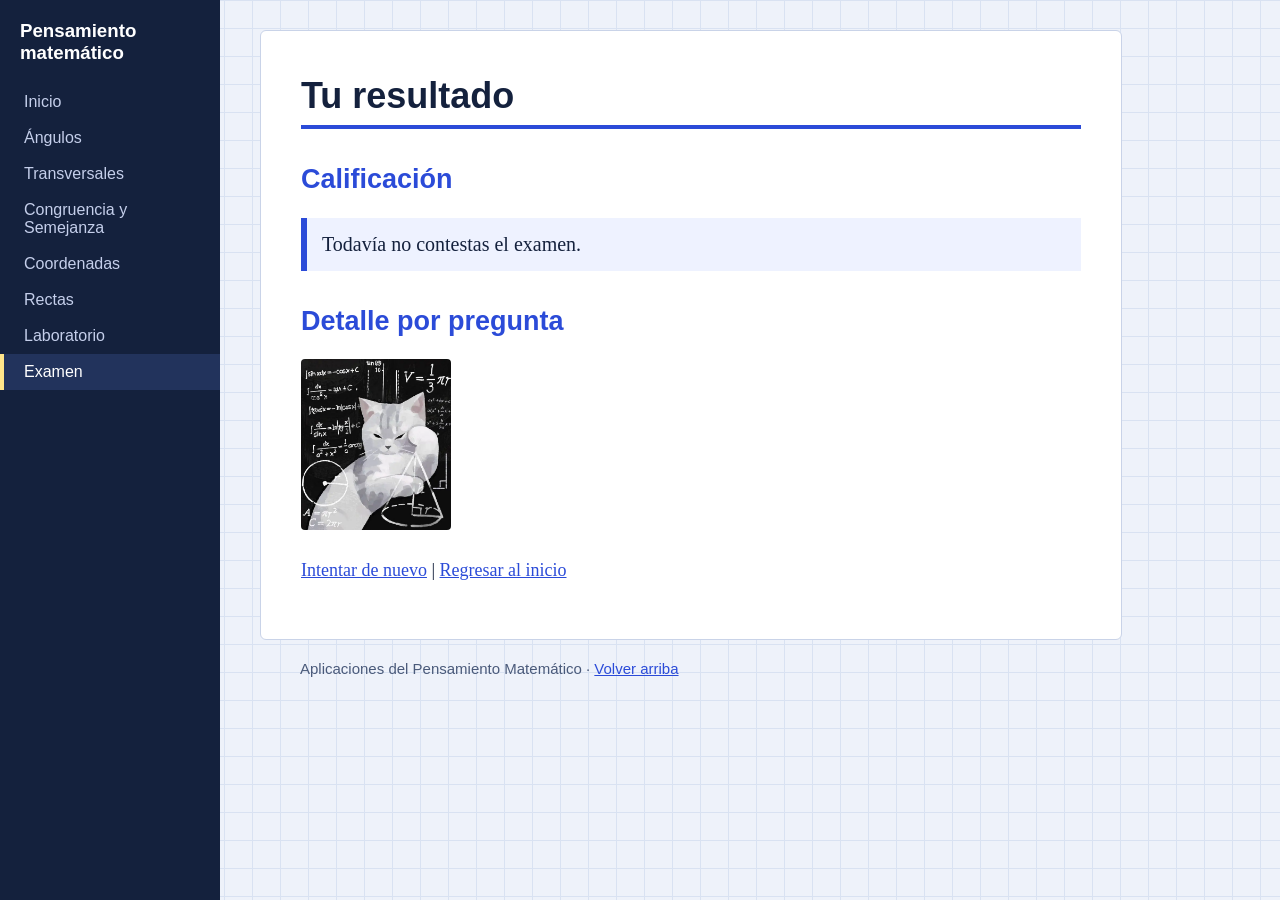
<file: resultado.html>
<!DOCTYPE html>
<html lang="es">
<head>
    <meta charset="UTF-8">
    <meta name="viewport" content="width=device-width, initial-scale=1.0">
    <meta name="description" content="Resultado del cuestionario.">
    <title>Resultado | Pensamiento matemático</title>
    <link rel="icon" href="Imagenes/images.ico" type="image/x-icon">
    <link rel="stylesheet" href="estilos.css">
</head>
<body>
    <a class="saltar" href="#contenido">Saltar al contenido</a>

    <header>
        <nav aria-label="Menú principal">
            <p class="marca">Pensamiento matemático</p>
            <ul>
                <li><a href="index.html">Inicio</a></li>
                <li><a href="angulos.html">Ángulos</a></li>
                <li><a href="transversal.html">Transversales</a></li>
                <li><a href="consem.html">Congruencia y Semejanza</a></li>
                <li><a href="coordenadas.html">Coordenadas</a></li>
                <li><a href="recta.html">Rectas</a></li>
                <li><a href="laboratorio.html">Laboratorio</a></li>
                <li><a href="formulario.html" aria-current="page">Examen</a></li>
            </ul>
        </nav>
    </header>

    <main id="contenido" class="contenido">
        <h1>Tu resultado</h1>

        <section aria-labelledby="calificacion">
            <h2 id="calificacion">Calificación</h2>
            <p id="nota" role="status">Todavía no contestas el examen.</p>
        </section>

        <section aria-labelledby="detalle-titulo">
            <h2 id="detalle-titulo">Detalle por pregunta</h2>
            <ul id="detalle"></ul>
        </section>

        <img src="gatof.webp" alt="Gato" width="150" height="150" loading="lazy">

        <p class="enlaces"><a href="formulario.html">Intentar de nuevo</a> | <a href="index.html">Regresar al inicio</a></p>
    </main>

    <footer>
        <p>Aplicaciones del Pensamiento Matemático · <a href="#contenido">Volver arriba</a></p>
    </footer>
    <script>
        // Aqui se leen las respuestas que se mandaron en el formulario (?q1=...&q2=...)
        let datos=new URLSearchParams(window.location.search);

        let puntos=0;
        let texto="";

        // Esta funcion revisa una pregunta y suma 2 puntos si esta bien
        function revisar(numero, estaBien, correcta){
            if(estaBien){
                puntos=puntos+2;
                texto=texto+"<li class='bien'>Pregunta "+numero+": correcta</li>";
            }else{
                texto=texto+"<li class='mal'>Pregunta "+numero+": incorrecta. La respuesta era: "+correcta+"</li>";
            }
        }

        if(datos.get("q1")!=null){
            let r1=Number(datos.get("q1"));
            let r2=datos.get("q2").toLowerCase();
            let r3=datos.get("q3").toLowerCase();
            let r4=datos.get("q4").toLowerCase();
            let r5=datos.get("q5").toLowerCase();

            revisar(1, r1==360, "360");
            revisar(2, r2.includes("recto"), "Recto");
            revisar(3, r3.includes("alterno") && r3.includes("intern"), "Alternos internos");
            revisar(4, r4.trim()=="aa" || r4.includes("angulo") || r4.includes("ángulo"), "AA (angulo-angulo)");
            revisar(5, r5.includes("pendiente"), "La pendiente");

            let mensaje="Tu calificación es: "+puntos+" de 10. ";
            if(puntos>=6){
                mensaje=mensaje+"Aprobaste, felicidades.";
            }else{
                mensaje=mensaje+"Reprobaste, repasa y vuelve a intentarlo.";
            }
            document.getElementById("nota").innerHTML=mensaje;
            document.getElementById("detalle").innerHTML=texto;
        }
    </script>
</body>
</html>
</file>
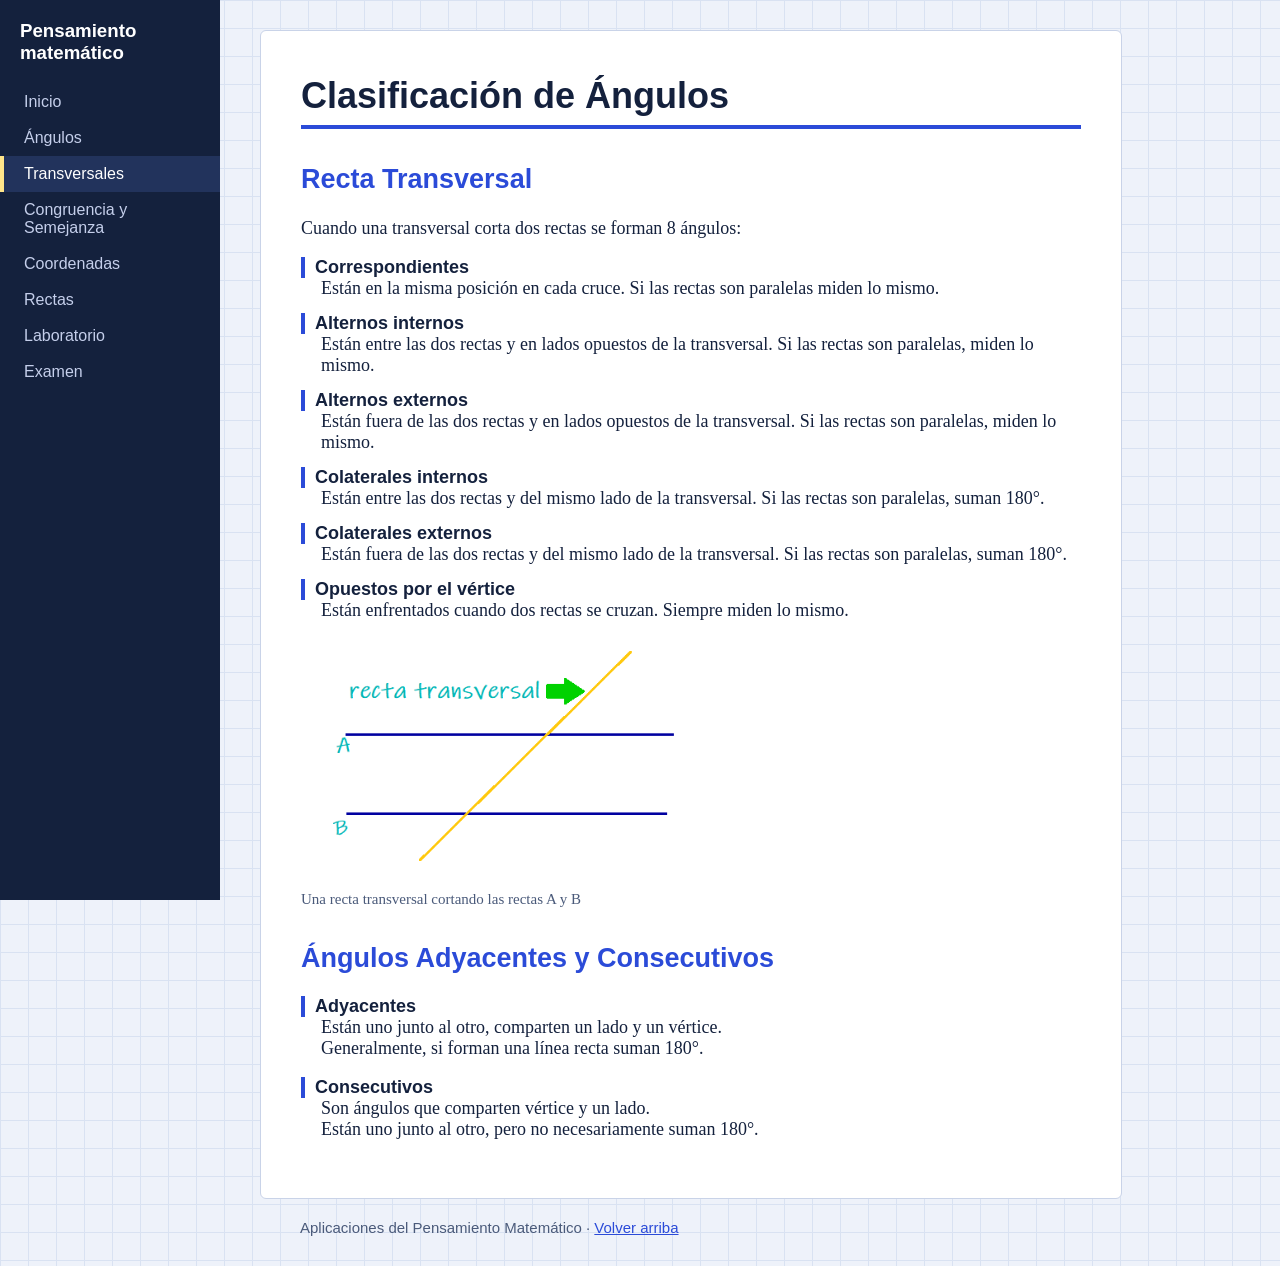
<file: transversal.html>
<!DOCTYPE html>
<html lang="es">
<head>
    <meta charset="UTF-8">
    <meta name="viewport" content="width=device-width, initial-scale=1.0">
    <meta name="description" content="Ángulos que se forman cuando una transversal corta dos rectas.">
    <title>Transversales | Pensamiento matemático</title>
    <link rel="icon" href="Imagenes/images.ico" type="image/x-icon">
    <link rel="stylesheet" href="estilos.css">
</head>
<body>
    <a class="saltar" href="#contenido">Saltar al contenido</a>

    <header>
        <nav aria-label="Menú principal">
            <p class="marca">Pensamiento matemático</p>
            <ul>
                <li><a href="index.html">Inicio</a></li>
                <li><a href="angulos.html">Ángulos</a></li>
                <li><a href="transversal.html" aria-current="page">Transversales</a></li>
                <li><a href="consem.html">Congruencia y Semejanza</a></li>
                <li><a href="coordenadas.html">Coordenadas</a></li>
                <li><a href="recta.html">Rectas</a></li>
                <li><a href="laboratorio.html">Laboratorio</a></li>
                <li><a href="formulario.html">Examen</a></li>
            </ul>
        </nav>
    </header>

    <main id="contenido" class="contenido">
        <h1>Clasificación de Ángulos</h1>

        <section aria-labelledby="transversal">
            <h2 id="transversal">Recta Transversal</h2>
            <p>Cuando una transversal corta dos rectas se forman 8 ángulos:</p>

            <dl>
                <dt>Correspondientes</dt>
                <dd>Están en la misma posición en cada cruce. Si las rectas son paralelas miden lo mismo.</dd>

                <dt>Alternos internos</dt>
                <dd>Están entre las dos rectas y en lados opuestos de la transversal. Si las rectas son paralelas, miden lo mismo.</dd>

                <dt>Alternos externos</dt>
                <dd>Están fuera de las dos rectas y en lados opuestos de la transversal. Si las rectas son paralelas, miden lo mismo.</dd>

                <dt>Colaterales internos</dt>
                <dd>Están entre las dos rectas y del mismo lado de la transversal. Si las rectas son paralelas, suman 180°.</dd>

                <dt>Colaterales externos</dt>
                <dd>Están fuera de las dos rectas y del mismo lado de la transversal. Si las rectas son paralelas, suman 180°.</dd>

                <dt>Opuestos por el vértice</dt>
                <dd>Están enfrentados cuando dos rectas se cruzan. Siempre miden lo mismo.</dd>
            </dl>

            <figure>
                <img src="rectat.png" alt="Dos rectas horizontales, A y B, cortadas por una recta transversal inclinada" width="400" height="400" loading="lazy">
                <figcaption>Una recta transversal cortando las rectas A y B</figcaption>
            </figure>
        </section>

        <section aria-labelledby="adyacentes">
            <h2 id="adyacentes">Ángulos Adyacentes y Consecutivos</h2>
            <dl>
                <dt>Adyacentes</dt>
                <dd>Están uno junto al otro, comparten un lado y un vértice.</dd>
                <dd>Generalmente, si forman una línea recta suman 180°.</dd>
            </dl>

            <dl>
                <dt>Consecutivos</dt>
                <dd>Son ángulos que comparten vértice y un lado.</dd>
                <dd>Están uno junto al otro, pero no necesariamente suman 180°.</dd>
            </dl>
        </section>

    </main>

    <footer>
        <p>Aplicaciones del Pensamiento Matemático · <a href="#contenido">Volver arriba</a></p>
    </footer>
</body>
</html>
</file>
<file: estilos.css>
/* ===== Fondo de la pantalla ===== */
body{
    font-family: Georgia, serif;
    font-size: 18px;
    color: #14213d;
    margin: 0;
    background-color: #eef2fa;
    background-image: linear-gradient(#d9e2f2 1px, transparent 1px), linear-gradient(90deg, #d9e2f2 1px, transparent 1px);
    background-size: 28px 28px;
}

/* Enlace para saltar el menú (accesibilidad) */
.saltar{
    position: absolute;
    left: -9999px;
    top: 0;
    background: #ffe58a;
    color: #14213d;
    padding: 10px 16px;
    z-index: 10;
}
.saltar:focus{
    left: 0;
}

/* ===== Menú azul (header > nav) ===== */
header nav{
    position: fixed;
    top: 0;
    left: 0;
    width: 220px;
    height: 100%;
    background-color: #14213d;
    padding: 20px 0;
    overflow: auto;
    box-sizing: border-box;
}
nav .marca{
    color: white;
    font-family: Arial, Helvetica, sans-serif;
    font-size: 18.7px;
    font-weight: bold;
    margin: 0 20px 20px 20px;
}
nav ul{
    list-style: none;
    margin: 0;
    padding: 0;
}
nav li{
    margin: 0;
}
nav a{
    display: block;
    color: #c5cfeb;
    font-family: Arial, Helvetica, sans-serif;
    font-size: 16px;
    text-decoration: none;
    padding: 9px 20px;
    border-left: 4px solid transparent;
}
nav a:hover{
    color: #14213d;
    background-color: #ffe58a;
}
nav a[aria-current="page"]{
    color: white;
    border-left-color: #ffe58a;
    background-color: #22335c;
}
nav a[aria-current="page"]:hover{
    color: #14213d;
    background-color: #ffe58a;
}

/* ===== Contenido principal (main) ===== */
.contenido{
    background-color: white;
    max-width: 780px;
    margin: 30px auto 20px 260px;
    padding: 20px 40px 40px 40px;
    border: 1px solid #c9d3e8;
    border-radius: 6px;
}
section{
    margin-bottom: 10px;
}

h1{
    font-family: Arial, Helvetica, sans-serif;
    color: #14213d;
    border-bottom: 4px solid #2b4bd8;
    padding-bottom: 8px;
}
h2{
    font-family: Arial, Helvetica, sans-serif;
    color: #2b4bd8;
    margin-top: 35px;
}
h3, h4{
    font-family: Arial, Helvetica, sans-serif;
}
a{
    color: #2b4bd8;
    font-size: 18px;
}
a:focus-visible, input:focus-visible, select:focus-visible, button:focus-visible{
    outline: 3px solid #f2c200;
    outline-offset: 2px;
}
dt{
    font-family: Arial, Helvetica, sans-serif;
    font-weight: bold;
    color: #14213d;
    margin-top: 14px;
    border-left: 4px solid #2b4bd8;
    padding-left: 10px;
}
dd{
    margin-left: 20px;
}
li{
    margin-bottom: 4px;
}
abbr[title]{
    text-decoration: underline dotted;
    cursor: help;
}
code{
    background-color: #eef2ff;
    padding: 2px 6px;
    border-radius: 3px;
}
.nota{
    font-size: 16px;
    color: #4a5a7a;
}

/* ===== Tablas ===== */
table{
    border-collapse: collapse;
    width: 100%;
    margin-top: 15px;
}
caption{
    caption-side: top;
    text-align: left;
    font-family: Arial, Helvetica, sans-serif;
    font-weight: bold;
    color: #14213d;
    padding-bottom: 8px;
}
th{
    background-color: #14213d;
    color: white;
    padding: 10px;
    text-align: left;
    font-family: Arial, Helvetica, sans-serif;
}
tbody th[scope="row"]{
    background-color: #e3e9f7;
    color: #14213d;
    border: 1px solid #c9d3e8;
}
td{
    padding: 10px;
    border: 1px solid #c9d3e8;
    color: #14213d;
    background-color: white;
}

/* ===== Imágenes, figuras, video y audio ===== */
img{
    max-width: 100%;
    height: auto;
    border-radius: 4px;
}
video{
    max-width: 100%;
    height: auto;
}
figure{
    margin: 20px 0;
}
figcaption{
    font-size: 15px;
    color: #4a5a7a;
    margin-top: 6px;
}

/* ===== Cita de Galileo (figure > blockquote) ===== */
.cita{
    background-color: #fff6cc;
    border-left: 6px solid #f2c200;
    margin: 12px 0 25px 0;
    padding: 12px 20px;
    display: grid;
    grid-template-columns: 120px 1fr;
    gap: 4px 20px;
    align-items: center;
}
.cita img{
    grid-row: 1 / span 2;
}
.cita blockquote{
    margin: 0;
    font-style: italic;
    font-size: 20px;
}
.cita blockquote p{
    margin: 0;
}
.cita figcaption{
    font-family: Arial, Helvetica, sans-serif;
    font-weight: bold;
    font-style: normal;
    font-size: 16px;
    color: #14213d;
    margin-top: 0;
}

/* ===== Conceptos de la página de rectas (article) ===== */
.concepto{
    display: grid;
    grid-template-columns: 1fr 200px;
    gap: 0 24px;
    align-items: start;
    padding-bottom: 20px;
    border-bottom: 1px solid #e3e9f7;
}
.concepto h2{
    grid-column: 1;
    margin: 20px 0 8px 0;
}
.concepto p{
    grid-column: 1;
    margin: 0;
}
.concepto img{
    grid-column: 2;
    grid-row: 1 / span 2;
    margin-top: 20px;
}

/* ===== Formularios y botones ===== */
fieldset{
    border: 2px solid #c9d3e8;
    border-radius: 6px;
    padding: 12px 20px 20px 20px;
    margin: 15px 0;
}
legend{
    font-family: Arial, Helvetica, sans-serif;
    font-weight: bold;
    padding: 0 8px;
}
label{
    font-family: Arial, Helvetica, sans-serif;
}
.preguntas{
    padding-left: 22px;
}
.preguntas li{
    margin-bottom: 20px;
}
.preguntas label{
    display: block;
    margin-bottom: 6px;
}
input, select{
    font-size: 17px;
    padding: 8px;
    border: 2px solid #c9d3e8;
    border-radius: 4px;
}
button, input[type="submit"]{
    font-size: 17px;
    padding: 10px 22px;
    background-color: #2b4bd8;
    color: white;
    border: none;
    border-radius: 4px;
    cursor: pointer;
}
button:hover, input[type="submit"]:hover{
    background-color: #1f38a8;
}

/* ===== Resultados ===== */
#resultado, #nota{
    display: block;
    background-color: #eef2ff;
    border-left: 6px solid #2b4bd8;
    padding: 15px;
    font-size: 20px;
}
.bien{
    color: #1f7a4d;
}
.mal{
    color: #b3341f;
}
.enlaces{
    margin-top: 25px;
}

/* ===== Pie de página (footer) ===== */
footer{
    max-width: 780px;
    margin: 0 auto 30px 260px;
    padding: 0 40px;
    box-sizing: border-box;
    font-family: Arial, Helvetica, sans-serif;
    font-size: 15px;
    color: #4a5a7a;
}
footer a{
    font-size: 15px;
}

/* ===== Pantallas chicas ===== */
@media (max-width: 800px){
    header nav{
        position: static;
        width: auto;
        height: auto;
        text-align: center;
        padding: 10px 0;
    }
    nav li{
        display: inline-block;
    }
    nav a{
        display: inline-block;
        border-left: none;
    }
    nav .marca{
        display: none;
    }
    .contenido{
        margin: 20px 10px;
        padding: 10px 20px 30px 20px;
    }
    footer{
        margin: 0 10px 30px 10px;
        padding: 0 20px;
    }
    .concepto{
        grid-template-columns: 1fr;
    }
    .concepto img{
        grid-column: 1;
        grid-row: auto;
    }
    .cita{
        grid-template-columns: 1fr;
    }
    .cita img{
        grid-row: auto;
    }
}
</file>
